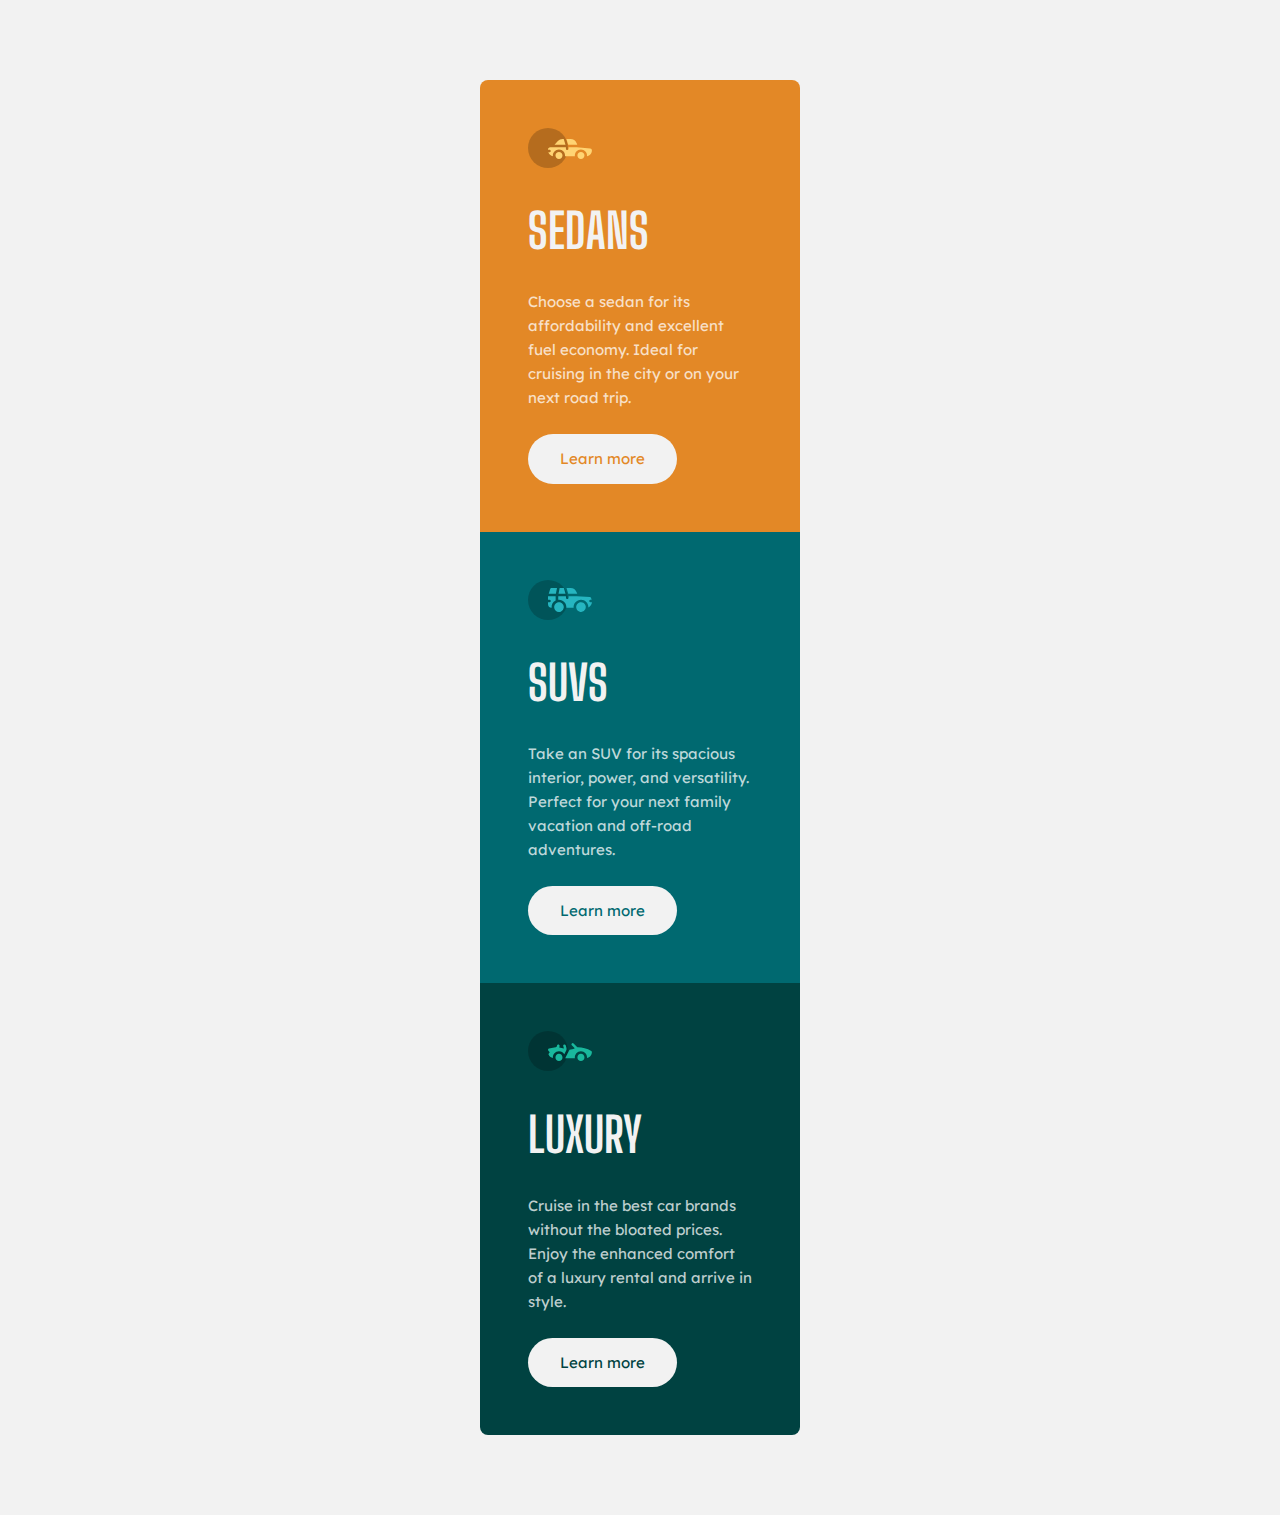
<file: 3-column-preview-card-component-main/index.html>
<!DOCTYPE html>
<html lang="en">
<head>
  <meta charset="UTF-8">
  <meta name="viewport" content="width=device-width, initial-scale=1.0"> <!-- displays site properly based on user's device -->

  <link rel="icon" type="image/png" sizes="32x32" href="./images/favicon-32x32.png">
  <link rel="stylesheet" href="normalize.css">
  <link rel="stylesheet" href="style.css">
  <link href="https://fonts.googleapis.com/css2?family=Big+Shoulders+Display:wght@700&family=Lexend+Deca&display=swap" rel="stylesheet">
  
  <title>Frontend Mentor | 3-column preview card component</title>
</head>
<body>
  <main>
    <div class="container">
      <div class="container__card-one">
        <img src="images/icon-sedans.svg" alt="Add text" class="card__one-img">
        <h1 class="card__one-title">SEDANS</h1>
        <p class="card__one-paragraph">
          Choose a sedan for its affordability and excellent fuel economy. Ideal for cruising in the city 
          or on your next road trip.
        </p>
        <button class="card__one-button">Learn more</button>
      </div>
      <div class="container__card-two">
        <img src="images/icon-suvs.svg" alt="Add text" class="card__two-img">
        <h1 class="card__two-title">SUVS</h1>
        <p class="card__two-paragraph">
          Take an SUV for its spacious interior, power, and versatility. Perfect for your next family vacation 
          and off-road adventures.
        </p>
        <button class="card__two-button">Learn more</button>
      </div>
      <div class="container__card-three">
        <img src="images/icon-luxury.svg" alt="Add text" class="card__three-img">
        <h1 class="card__three-title">LUXURY</h1>
        <p class="card__three-paragraph">
          Cruise in the best car brands without the bloated prices. Enjoy the enhanced comfort of a luxury 
          rental and arrive in style.
        </p>
        <button class="card__three-button">Learn more</button>
      </div>
    </div>
  </main>

</body>
</html>
</file>
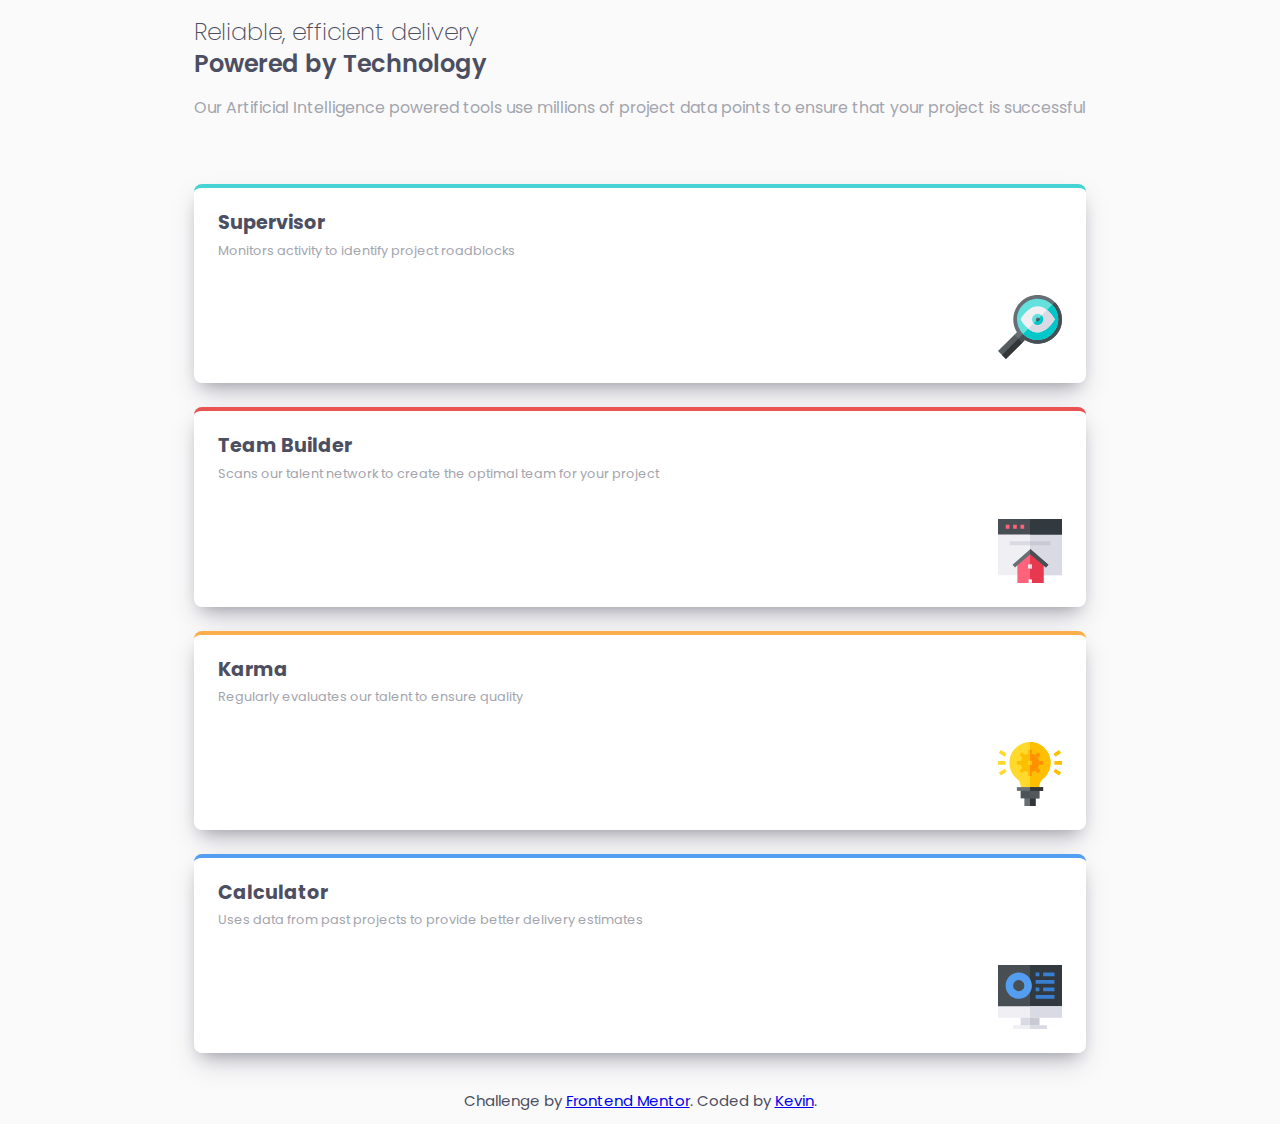
<file: four-card-feature-section-master/index.html>
<!DOCTYPE html>
<html lang="en">
<head>
  <meta charset="UTF-8">
  <meta name="viewport" content="width=device-width, initial-scale=1.0"> <!-- displays site properly based on user's device -->

  <link rel="icon" type="image/png" sizes="32x32" href="./images/favicon-32x32.png">
  
  <title>Frontend Mentor | Four card feature section</title>
  <link href="https://fonts.googleapis.com/css2?family=Poppins:wght@200;400;600&display=swap" rel="stylesheet">
  <link rel="stylesheet" href="normalize.css">
  <link rel="stylesheet" href="style.css">
</head>
<body>
  <main>
    <div class="container">
      <div class="container__info">
        <h1 class="container__title">Reliable, efficient delivery <span class="title__span">Powered by Technology</span></h1>
        <p class="container__paragraph">
          Our Artificial Intelligence powered tools use millions of project data points 
          to ensure that your project is successful
       </p>
      </div>
      <div class="container__cards">
        <div class="cards card__supervisor">
          <h2 class="cards__title">Supervisor</h2>
          <p class="cards__paragraph">
            Monitors activity to identify project roadblocks
          </p>
          <img src="images/icon-supervisor.svg" alt="Add text" class="cards__img">
        </div>
        <div class="cards card__team">
          <h2 class="cards__title">Team Builder</h2>
          <p class="cards__paragraph">
            Scans our talent network to create the optimal team for your project
          </p>
          <img src="images/icon-team-builder.svg" alt="Add text" class="cards__img">
        </div>
        <div class="cards card__karma">
          <h2 class="cards__title">Karma</h2>
          <p class="cards__paragraph">
            Regularly evaluates our talent to ensure quality
          </p>
          <img src="images/icon-karma.svg" alt="Add text" class="cards__img">
        </div>
        <div class="cards card__calculator">
          <h2 class="cards__title">Calculator</h2>
          <p class="cards__paragraph">
            Uses data from past projects to provide better delivery estimates
          </p>
          <img src="images/icon-calculator.svg" alt="Add text" class="cards__img">
        </div>
      </div>
    </div>
  </main>
  <footer>
    <p class="attribution">
      Challenge by <a href="https://www.frontendmentor.io?ref=challenge" target="_blank">Frontend Mentor</a>. 
      Coded by <a href="https://github.com/KevinAlderete">Kevin</a>.
    </p>
  </footer>
</body>
</html>
</file>
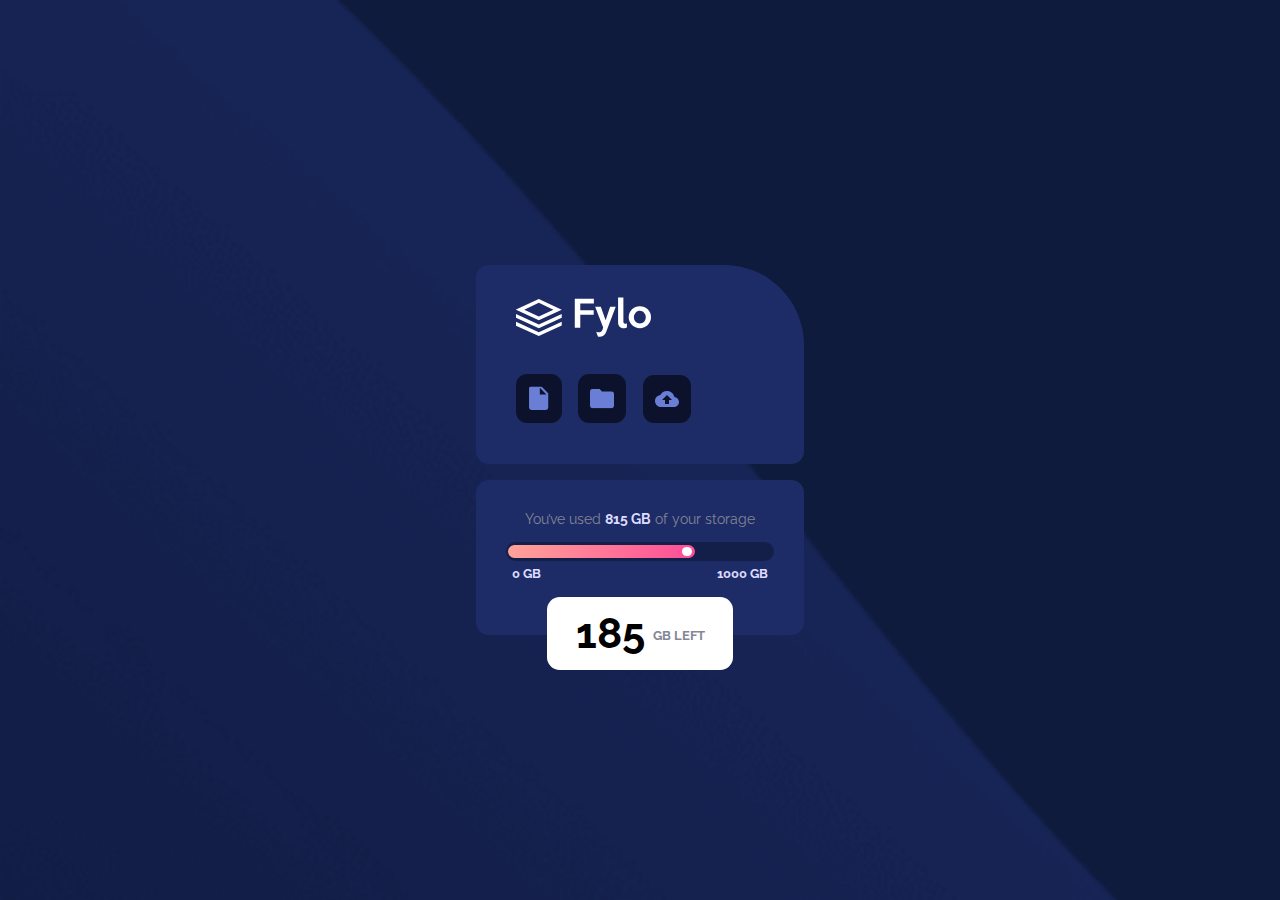
<file: fylo-data-storage-component-master/index.html>
<!DOCTYPE html>
<html lang="en">
<head>
  <meta charset="UTF-8">
  <meta name="viewport" content="width=device-width, initial-scale=1.0"> <!-- displays site properly based on user's device -->

  <link rel="icon" type="image/png" sizes="32x32" href="./images/favicon-32x32.png">
  <link href="https://fonts.googleapis.com/css2?family=Raleway:wght@400;700&display=swap" rel="stylesheet">
  <link rel="stylesheet" href="normalize.css">
  <link rel="stylesheet" href="style.css">
  <title>Frontend Mentor | Fylo data storage component</title>
</head>
<body>
  <main class="container">
    <div class="card__top">
      <img src="images/logo.svg" alt="Add text" class="logo">
      <div class="card__icon">
        <img src="images/icon-document.svg" alt="Add text" class="icon icon__one">
        <img src="images/icon-folder.svg" alt="Add text" class="icon icon__two">
        <img src="images/icon-upload.svg" alt="Add text" class="icon icon__three">
      </div>
    </div>

    <div class="card__bottom">
      <p class="card__paragraph">You’ve used <span class="card__span">815 GB</span> of your storage</p>
      <div class="card__bar"><div class="bar"><div class="point"></div></div></div>
      <div class="card__info">
        <p class="info">0 GB</p>
        <p class="info">1000 GB</p>
      </div>
      <div class="hero">
        <p class="span"></p>
        <h1 class="hero__title">185</h1>
        <p class="hero__span">GB LEFT</p>
      </div>
    </div>
  </main>
</body>
</html>
</file>
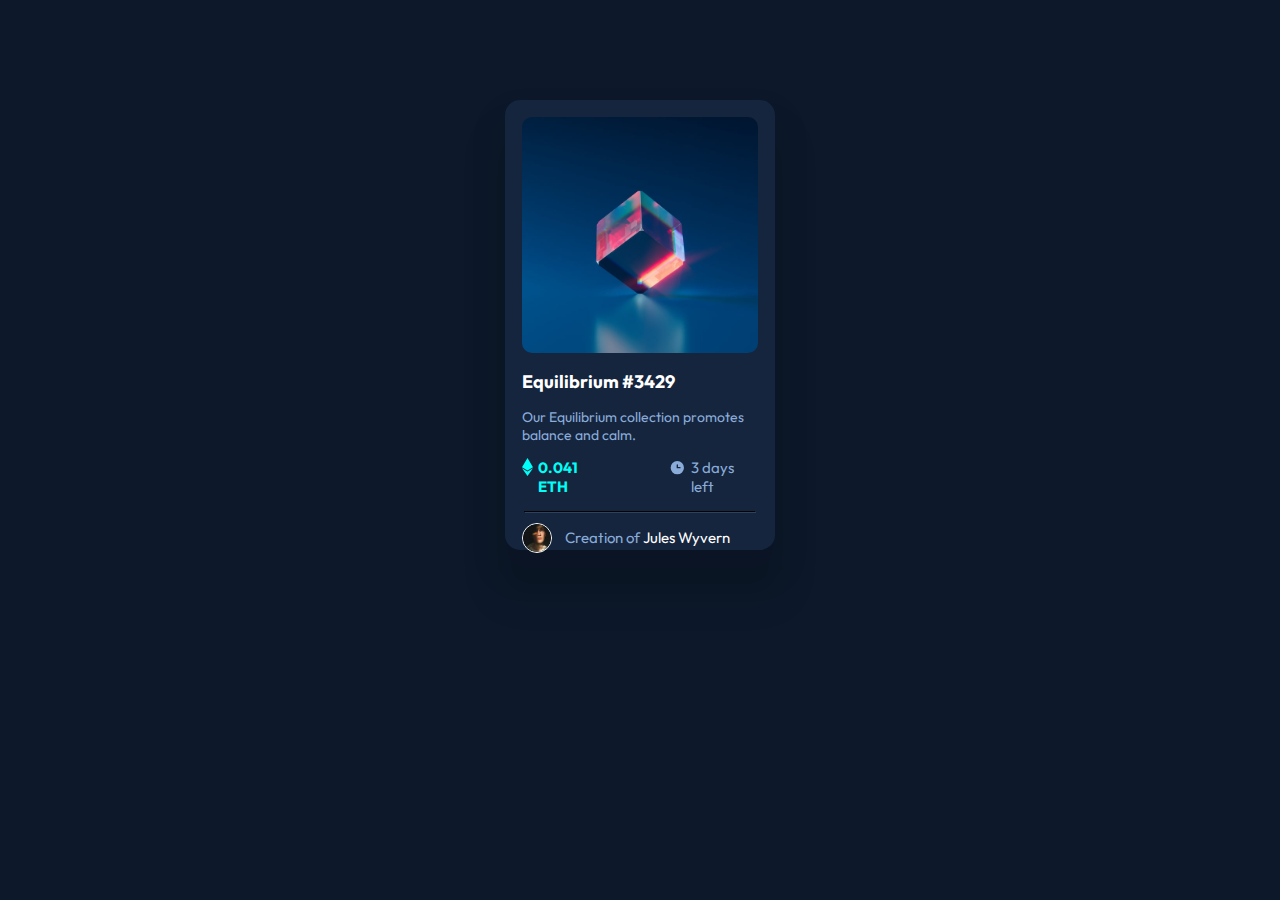
<file: nft-preview-card-component-main/index.html>
<!DOCTYPE html>
<html lang="en">
<head>
  <meta charset="UTF-8">
  <meta name="viewport" content="width=device-width, initial-scale=1.0"> <!-- displays site properly based on user's device -->

  <link rel="icon" type="image/png" sizes="32x32" href="./images/favicon-32x32.png">
  <link rel="stylesheet" href="style.css">
  <link href="https://fonts.googleapis.com/css2?family=Outfit:wght@300;400;600&display=swap" rel="stylesheet">
  <title>Frontend Mentor | NFT preview card component</title>
</head>
<body>
  <div class="container">
    <div class="img">
      <img class="cube" src="images/image-equilibrium.jpg">
      <div class="eye-cube">
        <img src="images/icon-view.svg" alt="">
      </div>
    </div>
    <div class="text">
      <h2>Equilibrium #3429</h2>
      <p> Our Equilibrium collection promotes balance and calm.</p>
    </div>
    <div class="eth">
      <img src="images/icon-ethereum.svg" alt="">
      <h3>0.041 ETH</h3>
      <div class="time">
        <img src="images/icon-clock.svg" alt="">
        <p>3 days left</p>
      </div>
    </div>
    <hr>
    <div class="info">
      <img src="images/image-avatar.png" alt="">
      <p>Creation of <span>Jules Wyvern</span></p>
    </div>
  </div>

  <!--

  0.041 ETH
  3 days left
  
  Creation of Jules Wyvern--> 

</body>
</html>
</file>
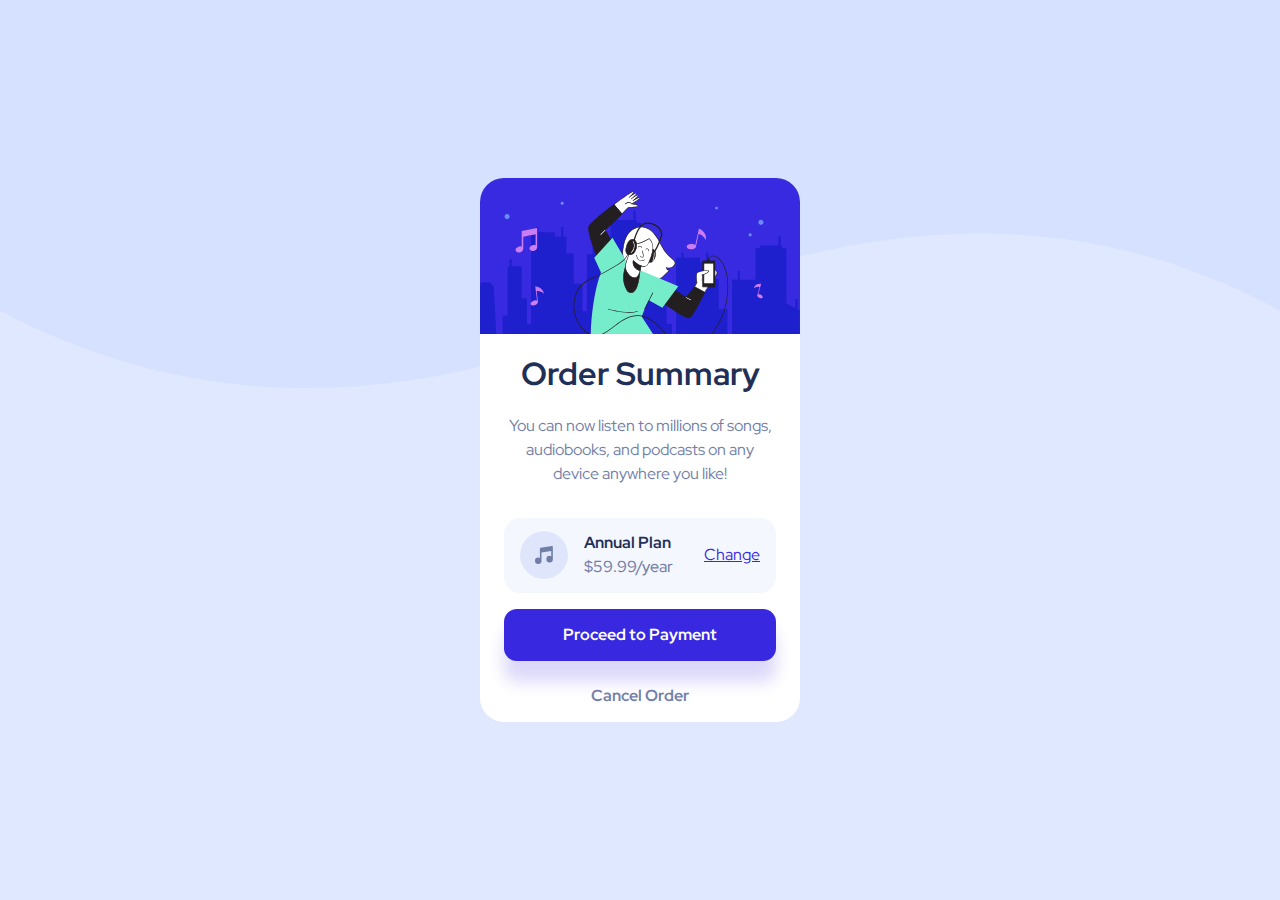
<file: order-summary-component-main/index.html>
<!DOCTYPE html>
<html lang="en">
<head>
  <meta charset="UTF-8">
  <meta name="viewport" content="width=device-width, initial-scale=1.0"> <!-- displays site properly based on user's device -->
  <link rel="stylesheet" href="normalize.css">
  <link rel="icon" type="image/png" sizes="32x32" href="./images/favicon-32x32.png">
  <link href="https://fonts.googleapis.com/css2?family=Red+Hat+Display:wght@500;700;900&display=swap" rel="stylesheet">
  <link rel="stylesheet" href="style.css">
  <title>Frontend Mentor | Order summary card</title>
</head>
<body>
  <img class="back-mobile" src="images/pattern-background-mobile.svg" alt="Add text">
  <img class="back-desktop" src="images/pattern-background-desktop.svg" alt="Add text">
  <main class="main">
    <div class="container">
      <img src="images/illustration-hero.svg" alt="Add text">
      <h1>Order Summary</h1>
      <p>You can now listen to millions of songs, audiobooks, and podcasts on any 
      device anywhere you like!</p>
      <div class="container-plan">
        <img src="images/icon-music.svg" alt="Add text">
        <h2>Annual Plan<span> $59.99/year</span></h2>
        <p>Change</p>
      </div>
      <button class="proceed">Proceed to Payment</button>
      <button class="cancel">Cancel Order</button>
    </div>
  </main>

</body>
</html>
</file>
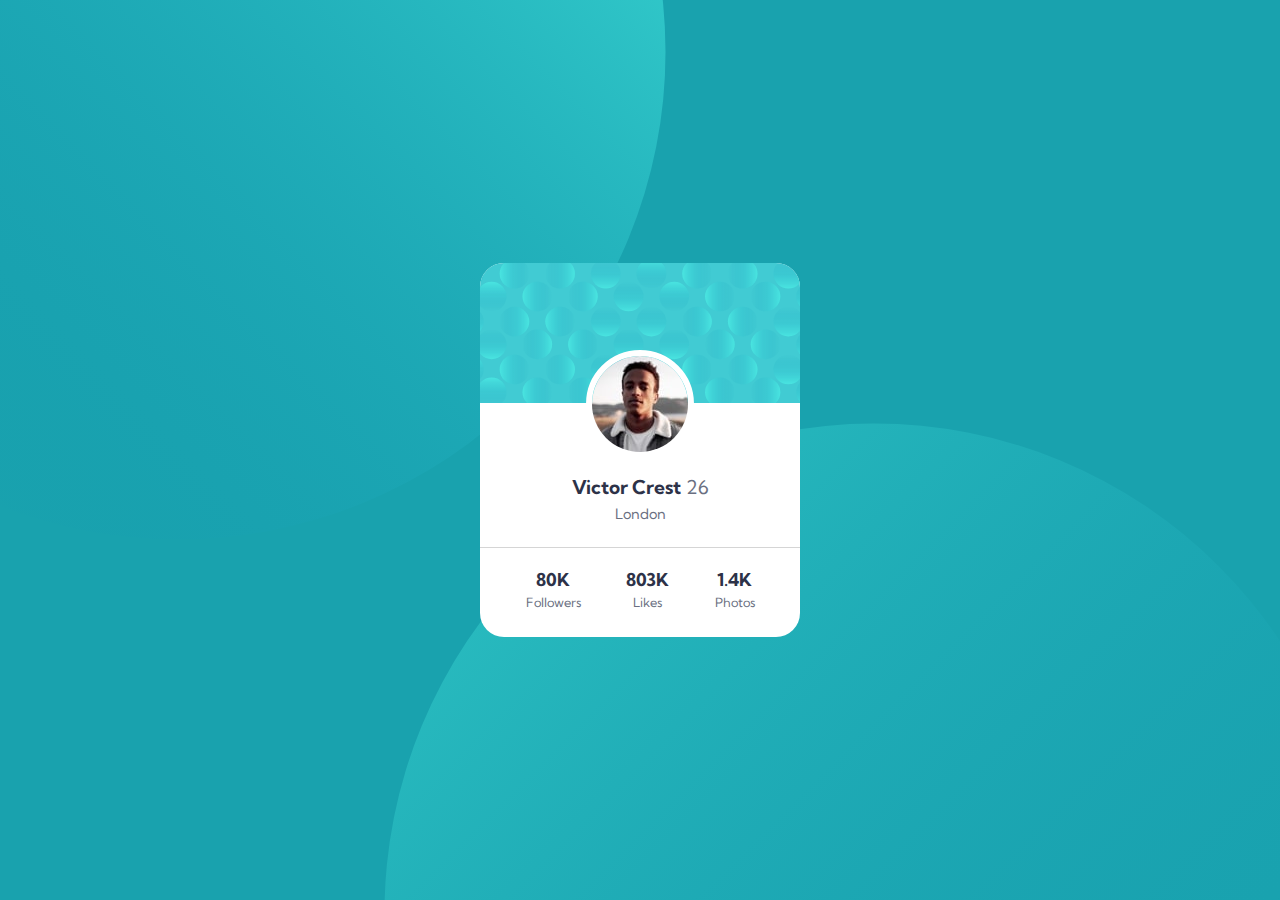
<file: profile-card-component-main/index.html>
<!DOCTYPE html>
<html lang="en">
<head>
  <meta charset="UTF-8">
  <meta name="viewport" content="width=device-width, initial-scale=1.0"> <!-- displays site properly based on user's device -->

  <link rel="icon" type="image/png" sizes="32x32" href="./images/favicon-32x32.png">
  <link rel="stylesheet" href="normalize.css">
  <link rel="stylesheet" href="style.css">
  <link href="https://fonts.googleapis.com/css2?family=Kumbh+Sans:wght@400;700&display=swap" rel="stylesheet">
  
  <title>Frontend Mentor | Profile card component</title>

</head>
<body>
  <main>
    <div class="card">
      <img src="images/bg-pattern-card.svg" alt="Add text" class="card__pattern">
      <img src="images/image-victor.jpg" alt="Add text" class="card__photo">
      <h1 class="card__name">Victor Crest<span class="card__name-span"> 26</span></h1>
      <p class="card__city">London</p>
      <div class="card__line"></div>
      <div class="card__stats">
        <h2 class="card__stats-stat">80K<span class="stats__span"> Followers</span></h2>
        <h2 class="card__stats-stat">803K<span class="stats__span"> Likes</span></h2>
        <h2 class="card__stats-stat">1.4K<span class="stats__span"> Photos</span></h2>
      </div>
    </div>
  </main>
</body>
</html>
</file>
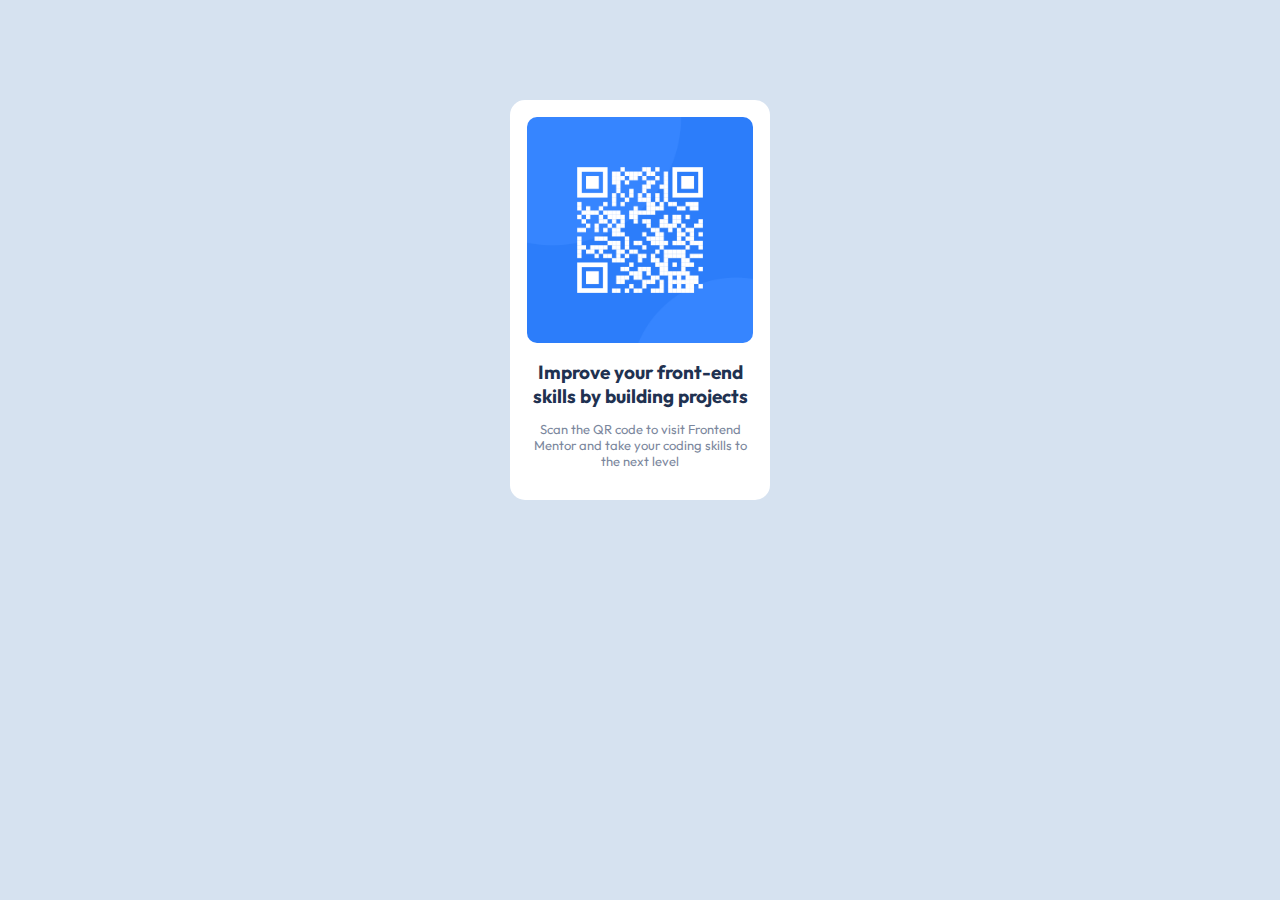
<file: qr-code-component-main/index.html>
<!DOCTYPE html>
<html lang="en">
<head>
  <meta charset="UTF-8">
  <meta name="viewport" content="width=device-width, initial-scale=1.0"> <!-- displays site properly based on user's device -->

  <link rel="icon" type="image/png" sizes="32x32" href="./images/favicon-32x32.png">
  <link rel="stylesheet" href="style.css">
  <link href="https://fonts.googleapis.com/css2?family=Outfit:wght@400;700&display=swap" rel="stylesheet">
  <title>Frontend Mentor | QR code component</title>

</head>
<body>
  <div class="container">
      <div class="qrcode">
        <img src="images/image-qr-code.png" alt="">
      </div>
      <div class="text">
        <h2 class="title">
          Improve your front-end skills by building projects
        </h2>
        <p class="subtitle">
          Scan the QR code to visit Frontend Mentor and take your coding skills to the next level
        </p>
      </div>
  </div>

</body>
</html>
</file>
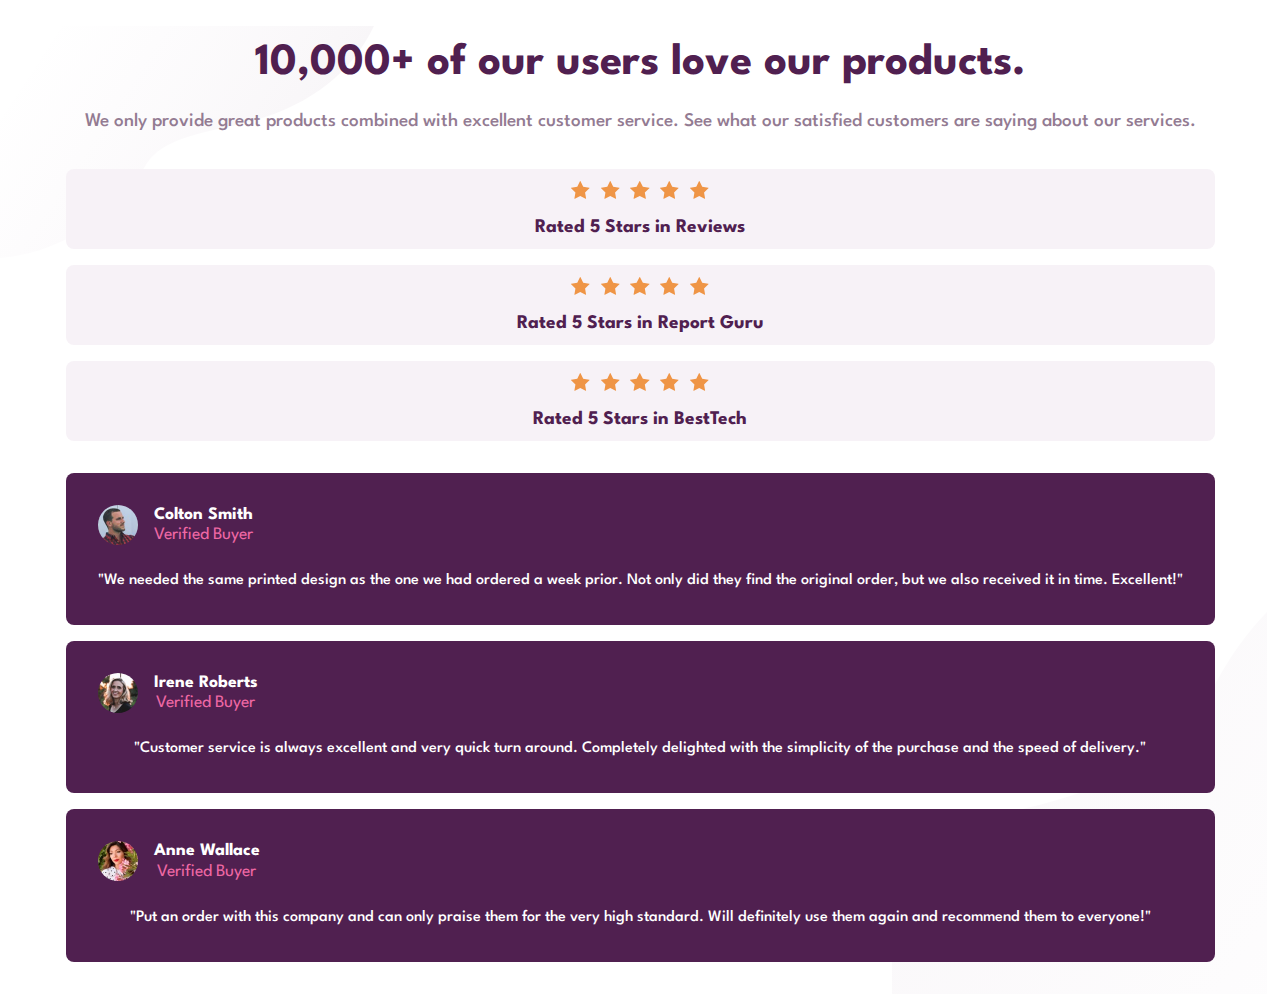
<file: social-proof-section-master/index.html>
<!DOCTYPE html>
<html lang="en">
  <head>
    <meta charset="UTF-8" />
    <meta name="viewport" content="width=device-width, initial-scale=1.0" />
    <!-- displays site properly based on user's device -->

    <link rel="icon" type="image/png" sizes="32x32" href="./images/favicon-32x32.png"/>
    <link rel="stylesheet" href="normalize.css">
    <link rel="stylesheet" href="style.css">
    <link href="https://fonts.googleapis.com/css2?family=League+Spartan:wght@400;500;700&display=swap" rel="stylesheet">

    <title>Frontend Mentor | Social proof section</title>
  </head>
  <body>
    <main>
      <div class="container">
        <div class="container__info">
          <h1 class="container__title">10,000+ of our users love our products.</h1>
          <p class="container__paragraph">
            We only provide great products combined with excellent customer service. See what our satisfied customers are saying about our services.
          </p>
        </div>
        <div class="container__rate">
          <div class="rate__star rate__position-one">
            <div class="stars__position">
              <img src="images/icon-star.svg" alt="Stars">
              <img src="images/icon-star.svg" alt="Stars">
              <img src="images/icon-star.svg" alt="Stars">
              <img src="images/icon-star.svg" alt="Stars">
              <img src="images/icon-star.svg" alt="Stars">
            </div>
            <h2 class="rate__text">Rated 5 Stars in Reviews</h2>
          </div>
          <div class="rate__star rate__position-two">
            <div class="stars__position">
              <img src="images/icon-star.svg" alt="Stars">
              <img src="images/icon-star.svg" alt="Stars">
              <img src="images/icon-star.svg" alt="Stars">
              <img src="images/icon-star.svg" alt="Stars">
              <img src="images/icon-star.svg" alt="Stars">
            </div>
            <h2 class="rate__text">Rated 5 Stars in Report Guru</h2>
          </div>
          <div class="rate__star rate__position-three">
            <div class="stars__position">
              <img src="images/icon-star.svg" alt="Stars">
              <img src="images/icon-star.svg" alt="Stars">
              <img src="images/icon-star.svg" alt="Stars">
              <img src="images/icon-star.svg" alt="Stars">
              <img src="images/icon-star.svg" alt="Stars">
            </div>
            <h2 class="rate__text">Rated 5 Stars in BestTech</h2>
          </div>
        </div>
        <div class="container__cards">
          <div class="cards">
            <div class="cards__info">
              <img src="images/image-colton.jpg" alt="Add text" class="cards__photo">
              <h2 class="cards__name">Colton Smith <span class="name__span">Verified Buyer</span></h2>
            </div> 
            <p class="cards__paragraph">
              "We needed the same printed design as the one we had ordered a week prior. Not only did they find the original order, but we also received it in time. Excellent!"
            </p>
          </div>
          <div class="cards cards__position-one">
            <div class="cards__info">
              <img src="images/image-irene.jpg" alt="Add text" class="cards__photo">
              <h2 class="cards__name">Irene Roberts <span class="name__span">Verified Buyer</span></h2>
            </div>
            <p class="cards__paragraph">
              "Customer service is always excellent and very quick turn around. Completely delighted with the simplicity of the purchase and the speed of delivery."
            </p>
          </div>
          <div class="cards cards__position-two">
            <div class="cards__info">
              <img src="images/image-anne.jpg" alt="Add text" class="cards__photo">
              <h2 class="cards__name">Anne Wallace <span class="name__span">Verified Buyer</span></h2>
            </div>
            <p class="cards__paragraph">
              "Put an order with this company and can only praise them for the very high standard. Will definitely use them again and recommend them to everyone!"
            </p>
          </div>
        </div>
      </div>
    </main>

  </body>
</html>
</file>
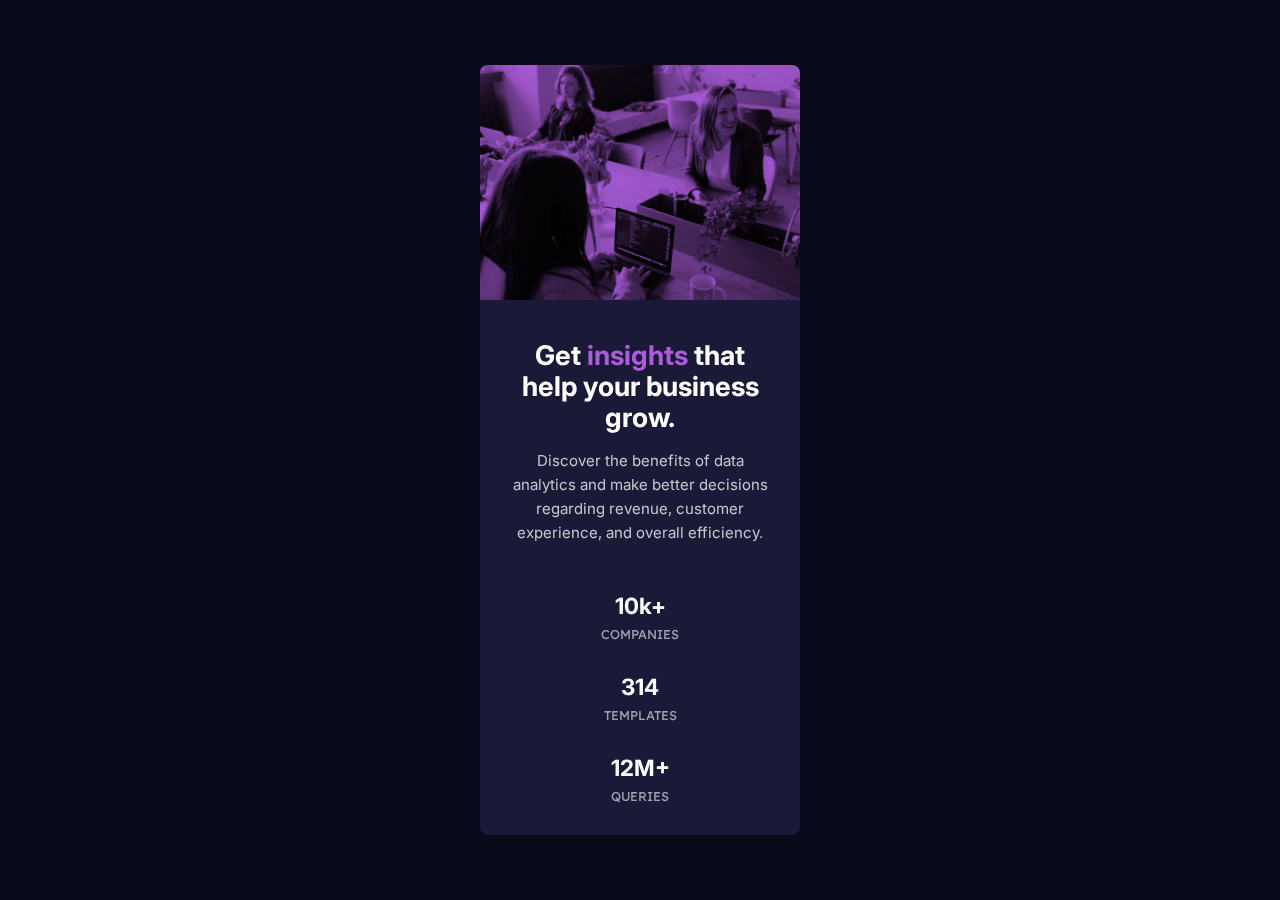
<file: stats-preview-card-component-main/index.html>
<!DOCTYPE html>
<html lang="en">
<head>
  <meta charset="UTF-8">
  <meta name="viewport" content="width=device-width, initial-scale=1.0"> <!-- displays site properly based on user's device -->

  <link rel="icon" type="image/png" sizes="32x32" href="./images/favicon-32x32.png">
  <link rel="stylesheet" href="normalize.css">
  <link href="https://fonts.googleapis.com/css2?family=Inter:wght@400;700&display=swap" rel="stylesheet">
  <link href="https://fonts.googleapis.com/css2?family=Lexend+Deca&display=swap" rel="stylesheet">
  <link rel="stylesheet" href="style.css">
  <title>Frontend Mentor | Stats preview card component</title>

  <!-- Feel free to remove these styles or customise in your own stylesheet 👍 -->
  <style>
    .attribution { font-size: 11px; text-align: center; }
    .attribution a { color: hsl(228, 45%, 44%); }
  </style>
</head>
<body>
  <main>
    <div class="container">
      <div class="container__img">
        <img src="images/image-header-mobile.jpg" alt="Add text" class="container__mainImg">
      </div>
      <h1 class="container__title">Get <span class="container__span">insights</span> that help your business grow.</h1>
      <p class="container__paragraph">Discover the benefits of data analytics and make better decisions regarding revenue, customer 
        experience, and overall efficiency.</p>
      <div class="container__stats-main">
        <div class="container__stats">
          <h2 class="container__stat">10k+</h2>
          <p class="container__stat-text">COMPANIES</p>
        </div>
        <div class="container__stats">
          <h2 class="container__stat">314</h2>
          <p class="container__stat-text">TEMPLATES</p>
        </div>
        <div class="container__stats">
          <h2 class="container__stat">12M+</h2>
          <p class="container__stat-text">QUERIES</p>
        </div>
      </div>
    </div>
  </main>
</body>
</html>
</file>
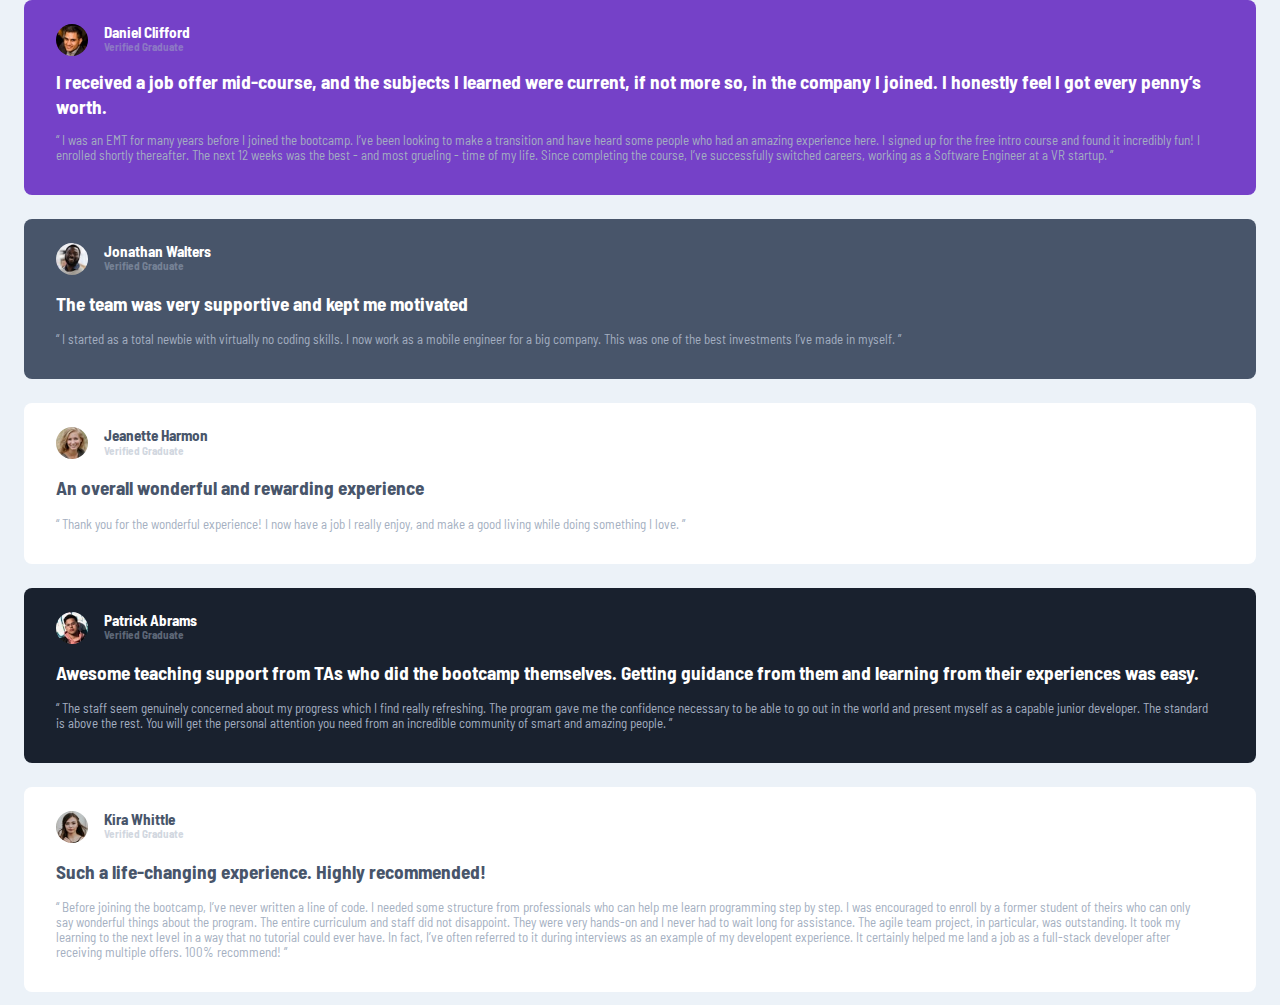
<file: testimonials-grid-section-main/index.html>
<!DOCTYPE html>
<html lang="en">
<head>
  <meta charset="UTF-8">
  <meta name="viewport" content="width=device-width, initial-scale=1.0"> <!-- displays site properly based on user's device -->
  <link rel="stylesheet" href="normalize.css">
  <link rel="stylesheet" href="style.css">
  <link href="https://fonts.googleapis.com/css2?family=Barlow+Semi+Condensed:wght@500;600&display=swap" rel="stylesheet">
  <link rel="icon" type="image/png" sizes="32x32" href="./images/favicon-32x32.png">
  
  <title>Frontend Mentor | [Challenge Name Here]</title>
</head>
<body>
  <main class="container">
    <div class="card__one">
      <div class="card__profile">
        <img src="images/image-daniel.jpg" alt="Add text" class="card__img">
        <h3 class="card__name">Daniel Clifford <span class="card__span">Verified Graduate</span></h3>
      </div>
      <h1 class="card__title">I received a job offer mid-course, and the subjects I learned were current, if not more so, 
        in the company I joined. I honestly feel I got every penny’s worth.</h1>
      <p class="card__paragraph">
        “ I was an EMT for many years before I joined the bootcamp. I’ve been looking to make a 
        transition and have heard some people who had an amazing experience here. I signed up 
        for the free intro course and found it incredibly fun! I enrolled shortly thereafter. 
        The next 12 weeks was the best - and most grueling - time of my life. Since completing 
        the course, I’ve successfully switched careers, working as a Software Engineer at a VR startup. ”
      </p>
    </div>

    <div class="card__two">
      <div class="card__profile">
        <img src="images/image-jonathan.jpg" alt="Add text" class="card__img">
        <h3 class="card__name">Jonathan Walters <span class="card__span">Verified Graduate</span></h3>
      </div>
      <h2 class="card__title">The team was very supportive and kept me motivated</h2>
      <p class="card__paragraph">
        “ I started as a total newbie with virtually no coding skills. I now work as a mobile engineer 
        for a big company. This was one of the best investments I’ve made in myself. ”
      </p>
    </div>

    <div class="card__three">
      <div class="card__profile">
        <img src="images/image-jeanette.jpg" alt="Add text" class="card__img">
        <h3 class="card__name name-color">Jeanette Harmon <span class="card__span">Verified Graduate</span></h3>
      </div>
      <h2 class="card__title title-color">An overall wonderful and rewarding experience</h2>
      <p class="card__paragraph paragraph-color">
        “ Thank you for the wonderful experience! I now have a job I really enjoy, and make a good living 
        while doing something I love. ”
      </p>
    </div>
    
    <div class="card__four">
      <div class="card__profile">
        <img src="images/image-patrick.jpg" alt="Add text" class="card__img">
        <h3 class="card__name">Patrick Abrams <span class="card__span">Verified Graduate</span></h3>
      </div>
      <h2 class="card__title">Awesome teaching support from TAs who did the bootcamp themselves. Getting guidance from them and 
        learning from their experiences was easy.</h2>
      <p class="card__paragraph">
        “ The staff seem genuinely concerned about my progress which I find really refreshing. The program 
        gave me the confidence necessary to be able to go out in the world and present myself as a capable 
        junior developer. The standard is above the rest. You will get the personal attention you need from 
        an incredible community of smart and amazing people. ”
      </p>
    </div>

    <div class="card__five">
      <div class="card__profile">
        <img src="images/image-kira.jpg" alt="Add text" class="card__img">
        <h3 class="card__name name-color">Kira Whittle <span class="card__span">Verified Graduate</span></h3>
      </div>
      <h2 class="card__title title-color">Such a life-changing experience. Highly recommended!</h2>
      <p class="card__paragraph paragraph-color">
        “ Before joining the bootcamp, I’ve never written a line of code. I needed some structure from 
        professionals who can help me learn programming step by step. I was encouraged to enroll by a former 
        student of theirs who can only say wonderful things about the program. The entire curriculum and staff 
        did not disappoint. They were very hands-on and I never had to wait long for assistance. The agile team 
        project, in particular, was outstanding. It took my learning to the next level in a way that no tutorial 
        could ever have. In fact, I’ve often referred to it during interviews as an example of my developent 
        experience. It certainly helped me land a job as a full-stack developer after receiving multiple offers. 
        100% recommend! ”
      </p>
    </div>
  </main>
  
</body>
</html>
</file>
<file: 3-column-preview-card-component-main/style.css>
body {
    min-height: 100vh;
    display: grid;
    place-content: center;
    background-color: hsl(0, 0%, 95%);
    font-family: 'Lexend Deca', sans-serif;
    Font-size: 15px;
}

h1 {
    font-family: 'Big Shoulders Display', cursive;
}

.container {
    display: flex;
    flex-direction: column;
    margin: 5rem 0 5rem 0;
}

.container__card-one {
    background-color: hsl(31, 77%, 52%);
    width: 20rem;
    border-radius: 0.5rem 0.5rem 0 0;
}

.card__one-img {
    padding: 3rem 3rem 0 3rem;
}

.card__one-title {
    padding: 2rem 3rem 0 3rem;
    margin: 0;
    color: hsl(0, 0%, 95%);
    font-size: 3rem;
}

.card__one-paragraph {
    padding: 2rem 3rem 0 3rem;
    margin: 0;
    line-height: 1.5rem;
    color: hsla(0, 0%, 100%, 0.75);
}

.card__one-button {
    background-color: hsl(0, 0%, 95%);
    color: hsl(31, 77%, 52%);
    border: none;
    border-radius: 2rem;
    padding: 1rem 2rem 1rem 2rem;
    margin: 1.5rem 3rem 3rem 3rem;
}

.container__card-two {
    background-color: hsl(184, 100%, 22%);
    width: 20rem;
}

.card__two-img {
    padding: 3rem 3rem 0 3rem;
}

.card__two-title {
    padding: 2rem 3rem 0 3rem;
    margin: 0;
    color: hsl(0, 0%, 95%);
    font-size: 3rem;
}

.card__two-paragraph {
    padding: 2rem 3rem 0 3rem;
    margin: 0;
    line-height: 1.5rem;
    color: hsla(0, 0%, 100%, 0.75);
}

.card__two-button {
    background-color: hsl(0, 0%, 95%);
    color: hsl(184, 100%, 22%);
    border: none;
    border-radius: 2rem;
    padding: 1rem 2rem 1rem 2rem;
    margin: 1.5rem 3rem 3rem 3rem;
}

.container__card-three {
    background-color: hsl(179, 100%, 13%);
    width: 20rem;
    border-radius: 0 0 0.5rem 0.5rem;
}

.card__three-img {
    padding: 3rem 3rem 0 3rem;
}

.card__three-title {
    padding: 2rem 3rem 0 3rem;
    margin: 0;
    color: hsl(0, 0%, 95%);
    font-size: 3rem;
}

.card__three-paragraph {
    padding: 2rem 3rem 0 3rem;
    margin: 0;
    line-height: 1.5rem;
    color: hsla(0, 0%, 100%, 0.75);
}

.card__three-button {
    background-color: hsl(0, 0%, 95%);
    color: hsl(179, 100%, 13%);
    border: none;
    border-radius: 2rem;
    padding: 1rem 2rem 1rem 2rem;
    margin: 1.5rem 3rem 3rem 3rem;
}

@media screen and (min-width: 1440px) {
    .container {
        display: flex;
        flex-direction: row;
        margin: 0;
    }
    
    .container__card-one {
        border-radius: 0.5rem 0 0 0.5rem;
    }

    .container__card-three {
        border-radius: 0 0.5rem 0.5rem 0;
    }

    .container button{
        margin: 6rem 3rem 3rem 3rem;
    }

}
</file>
<file: four-card-feature-section-master/style.css>
body {
    min-height: 100vh;
    font-size: 15px;
    font-family: 'Poppins', sans-serif;
    display: flex;
    flex-direction: column;
    justify-content: center;
    align-items: center;
    background-color: hsl(0, 0%, 98%);
}

.container {
    display: flex;
    flex-direction: column;
    margin: 0 2rem 0 2rem;
}

.container__title {
    display: flex;
    flex-direction: column;
    text-align: justify;
    font-weight: 200;
    font-size: 1.5rem;
    color: hsl(234, 12%, 34%);
    line-height: 2rem;
}

.title__span {
    font-weight: 600;
    color: hsl(234, 12%, 34%);
}

.container__paragraph {
    text-align: center;
    color: hsl(229, 6%, 66%);
    font-size: 0.99rem;
    line-height: 1.5rem;
    margin-bottom: 4rem;
}

.cards {
    background-color: #fff;
    border-radius: 0.5rem;
    box-shadow: rgba(50, 50, 93, 0.25) 0px 13px 27px -5px, 
                rgba(0, 0, 0, 0.3) 0px 8px 16px -8px;
    margin-bottom: 1.5rem;
    padding: 1.5rem;
    display: flex;
    flex-direction: column;
}

.card__supervisor {
    border-top: 4px solid hsl(180, 62%, 55%);
}

.card__team {
    border-top: 4px solid hsl(0, 78%, 62%);
}

.card__karma {
    border-top: 4px solid hsl(34, 97%, 64%);
}

.card__calculator {
    border-top: 4px solid hsl(212, 86%, 64%);
}

.cards__title {
    color: hsl(234, 12%, 34%);
    margin: 0;
    font-size: 1.2rem;
}

.cards__paragraph {
    color: hsl(229, 6%, 66%);
    margin-top: 0.6rem;
    font-size: 0.8rem;
}

.cards__img {
    width: fit-content;
    align-self: flex-end;
    margin-top: 1.5rem;
}

.attribution {
    color: hsl(234, 12%, 34%);
    text-align: center;
} 

@media screen and (min-width: 1440px) {

    .container{
        align-items: center;
    }

    .container__info {
        width: 35rem;
    }

    .container__title {
        text-align: center;
        line-height: 3rem;
        font-size: 2.3rem;
    }

    .container__paragraph {
        text-align: center;
        line-height: 1.3rem;
    }

    .container__cards {
        display: grid;
        grid-template-areas: "one two three"
                                "one two2 three";
        justify-items: center;
    }

    .card__supervisor {
        grid-area: one;
        width: 18rem;
        margin-right: 1.5rem;
        margin-top: 8rem;
        height: 10.1rem;
    }

    .card__team {
        grid-area: two;
        width: 18rem;
    }

    .card__karma {
        grid-area: two2;
        width: 18rem;
    }

    .card__calculator {
        grid-area: three;
        width: 18rem;
        margin-left: 1.5rem;
        height: 10.1rem;
        margin-top: 8rem;
    }
}
</file>
<file: fylo-data-storage-component-master/style.css>
:root {
    --Pale-Blue: hsl(243, 100%, 93%);
    --Grayish-Blue: hsl(229, 7%, 55%);
    --Dark-Blue: hsl(228, 56%, 26%);
    --Very-Dark-Blue: hsl(229, 57%, 11%);
}

body {
    min-height: 100vh;
    display: flex;
    flex-direction: column;
    justify-content: center;
    align-items: center;
    font-family: 'Raleway', sans-serif;
    font-size: 14x;
    background-image: url(images/bg-mobile.png);
    background-size: 100%;
    background-repeat: no-repeat;
}

.card__top {
    background-color: var(--Dark-Blue);
    border-radius: 0.8rem 5rem 0.8rem 0.8rem;
    width: 20.5rem;
}

.logo {
    margin: 2rem 2rem 2rem 2.5rem;
}

.icon {
    background-color: var(--Very-Dark-Blue);
    border-radius: 0.7rem;
}

.icon__one {
    margin: 0 0 2.3rem 2.5rem;
    padding: 0.8rem;
}

.icon__two {
    margin: 0 0 2.3rem 0.8rem;
    padding: 0.9rem 0.75rem 0.9rem 0.75rem;
}

.icon__three {
    margin: 0 0 2.3rem 0.8rem;
    padding: 1rem 0.75rem 1rem 0.75rem;
}

.card__bottom {
    margin-top: 1rem;
    display: flex;
    flex-direction: column;
    justify-content: center;
    align-items: center;
    background-color: var(--Dark-Blue);
    border-radius: 0.8rem;
    width: 20.5rem;
}

.card__paragraph {
    padding-top: 1rem;
    color: var(--Grayish-Blue);
    font-size: 0.9rem;
}

.card__span {
    color: var(--Pale-Blue);
    font-weight: 700;
}

.card__bar {
    background-color: hsl(229, 57%, 11%, 0.5);
    width: 16.5rem;
    padding: 0.2rem 0.1rem 0.2rem 0.1rem;
    border-radius: 1rem;
}

.bar {
    background-image: linear-gradient(to right, hsl(6, 100%, 80%), hsl(335, 100%, 65%));
    width: 11.5rem;
    padding: 0.1rem;
    border-radius: 1rem;
}

.card__info {
    display: flex;
    flex-direction: row;
    width: 16rem;
    justify-content: space-between;
    color: var(--Pale-Blue);
    font-weight: 700;
    padding-bottom: 2.5rem;
    font-size: 0.8rem;
}

.info {
    margin-top: 0.4rem;
}

.point {
    background-color: white;
    width: 0.6rem;
    height: 0.6rem;
    border-radius: 100%;
    margin-left: 10.8rem;
}

.hero {
    background-color: white;
    border-radius: 0.8rem;
    padding: 0.8rem 1.8rem 0.8rem 1.8rem;
    position: absolute;
    margin-top: 9.5rem;
    display: flex;
    flex-direction: row;
}

.hero__title {
    font-size: 2.6rem;
    margin: 0;
}

.hero__span {
    font-size: 0.8rem;
    color: var(--Grayish-Blue);
    margin-top: 1.2rem;
    margin-left: 0.5rem;
    font-weight: 700;
}

.span {
    position: absolute;
}

@media screen and (min-width: 1440px) {
    body {
        background-color: var(--Very-Dark-Blue);
        background-image: url(images/bg-desktop.png);
        background-repeat: no-repeat;
        background-position: bottom 0rem right 0rem;
    }

    .container {
        display: flex;
        flex-direction: row;
        width: 60rem;
        justify-content: space-between;
    }

    .card__bottom {
        width:37.5rem;
        align-items: flex-start;
        margin-top: 3rem;
        height: 10rem;
    }

    .card__paragraph {
        margin-left: 2.5rem;
        margin-top: 0;

    }

    .card__bar {
        margin-left: 2.5rem;
        width: 32rem;
    }

    .card__info {
        margin-left: 2.5rem;
        width: 32rem;
        padding-bottom: 0;
    }

    .hero {
        margin: 0 0 11rem 23rem;
        border-radius: 0.8rem 0.8rem 0 0.8rem;
    }

    .span {
        margin: 3.8rem 0 0rem 8.4rem;
        width: 0;
        height: 0;
        border-top: 23px solid #fff; 
        border-left: 23px solid transparent;     
    }
    
    .bar {
        width: 24.5rem;
    }

    .point {
        margin-left: 23.9rem;
    }
}
</file>
<file: nft-preview-card-component-main/style.css>
body {
    font-family: 'Outfit', sans-serif;
    font-size: 18px;
    background-color: hsl(217, 54%, 11%);
}

.container {
    width: 270px;
    height: 450px;
    background-color: hsl(216, 50%, 16%);
    margin: auto;
    margin-top: 100px;
    border-radius: 15px;
    box-shadow: 0px 20px 25px 15px rgba(0, 0, 0, 0.05),
                0px 40px 30px 15px rgba(0, 0, 0, 0.1);
    display: grid;
    grid-template-rows: repeat(4, 1fr);
}

.container .img {
    margin: 17px;
    display: flex;
    justify-content: center;
    align-items: center;
}

.container .img .cube {
    position: absolute;
    width: 236px;
    height: 236px;
    object-fit: cover;
    border-radius: 10px;
    z-index: 0;
}

.container .img .eye-cube{
    position: relative;
    display: flex;
    justify-content: center;
    align-items: center;
    width: 236px;
    height: 236px;
    object-fit: cover;
    border-radius: 10px;
    background-color: hsl(178, 100%, 50%, 0.5);
    opacity: 0;
    transition: 0.3s;
    cursor: pointer;
}

.container .img:hover > .eye-cube {
    opacity: 1;
}

.container .text {
    margin: 0 17px;
    display: block;
    justify-content: center;
    align-items: center;
}


.container .text h2 {
    font-size: 18px;
    color: hsl(0, 0%, 100%);
    margin-top: 0;
    text-align: left;
    cursor: pointer;
}

.container .text h2:hover {
    color: hsl(178, 100%, 50%);
}

.container .text p {
    font-size: 14px;
    color: hsl(215, 51%, 70%);
    margin-top: 0;
    text-align: left;
}

.container .eth {
    display: flex;
    justify-content: start;
    padding: 0 17px;
}

.container .eth img {
    width: fit-content;
    height: fit-content;
    justify-content: start;
    padding-right: 5px;
}

.container .eth h3 {
    font-size: 15px;
    color: hsl(178, 100%, 50%);
    margin-top: 0;
}

.container .eth .time {
    display: flex;
    justify-content: end;
    margin-left: 60px;
}

.container .eth .time img {
    width: fit-content;
    height: fit-content;
    justify-content: start;
    padding-top: 1px;
}

.container .eth .time p {
    margin: 0;
    font-size: 15px;
    color: hsl(215, 51%, 70%);
}
.container hr {
    width: 230px;
    border-color: hsl(215, 32%, 27%);
    margin: auto;
}

.container .info {
    display: flex;
    justify-content: start;
}

.container .info img {
    object-fit: contain;
    height: 28px;
    border: solid 1.5px;
    border-radius: 50px;
    border-color: hsl(0, 0%, 100%);
    margin: 10px 13px 10px 17px;
}

.container .info p {
    font-size: 15px;
    color: hsl(215, 51%, 70%);
    text-align: justify;
}

.container .info span {
    color: hsl(0, 0%, 100%);
    cursor: pointer;
}

.container .info span:hover {
    color: hsl(178, 100%, 50%);
}
</file>
<file: order-summary-component-main/style.css>
body {
    min-height: 100vh;
    display: grid;
    font-family: 'Red Hat Display', sans-serif;
    font-size: 16px;
    background-color: hsl(225, 100%, 94%);
}

.back-mobile{
    position: absolute;
    justify-content: start;
    display: none;
    width: 100%;
}

.back-desktop {
    position: absolute;
    display: none;
    width: 100%;
}

main {
    display: grid;
    place-content: center;
}

.container {
    position: relative;
    background-color: #fff;
    width: 20rem;
    border-radius: 1.5rem;
    display: flex;
    flex-direction: column;
    align-items: center;
}

.container img {
    width: 20rem;
    object-fit: cover;
    border-radius: 1.5rem 1.5rem 0 0;
}

.container h1 {
    color: hsl(223, 47%, 23%);
}

.container p {
    color: hsl(224, 23%, 55%);
    text-align: center;
    margin-top: 0;
    line-height: 1.5rem;
    margin-left: 1.5rem;
    margin-right: 1.5rem;
}

.container .container-plan {
    background-color: hsl(225, 100%, 98%);
    width: 17rem;
    margin: 1rem;
    border-radius: 1rem;
    display: grid;
    grid-template-columns: 1fr 1fr 1fr;
    align-items: center;
    justify-items: center;
}

.container .container-plan img {
    width: 3rem;
    object-fit: cover;
    margin-left: 1rem;
}

.container .container-plan h2 {
    font-size: 1rem;
    line-height: 1.5rem;
    color: hsl(223, 47%, 23%);
    width: 6rem;
    padding-left: 1rem;
}

.container .container-plan span {
    color: hsl(224, 23%, 55%);
    font-weight: 500;
}

.container .container-plan p {
    color: hsl(245, 75%, 52%);
    font-size: 1rem;
    text-decoration: underline;
    margin-top: 1rem;
    cursor: pointer;
}

.container .container-plan p:hover {
    text-decoration: none;
    color: hsl(245, 42%, 59%);
}

.container .proceed {
    background-color: hsl(245, 75%, 52%);
    color: #fff;
    border-style: none;
    border-radius: 0.8rem;
    font-weight: 700;
    width: 17rem;
    height: 3.3rem;
    box-shadow: 0 1.3rem 1rem 0 hsl(245, 75%, 52%, 0.18);
    cursor: pointer;
}

.container .proceed:hover {
    filter: opacity(0.6);
}

.container .cancel {
    background-color: transparent;
    color: hsl(224, 23%, 55%);
    border-style: none;
    font-weight: 700;
    width: 17rem;
    height: 3.3rem;
    margin-top: 0.5rem;
    cursor: pointer;
}

.container .cancel:hover {
    color: hsl(223, 47%, 23%);
}

 @media screen and (min-width:375px) and (max-width:1440px) {
     .back-desktop {
         display: flex;
     }
 }

 @media screen and (max-width:375px) {
     .back-mobile {
         display: flex;
     }
 }
</file>
<file: profile-card-component-main/style.css>
html {
    background-color: hsl(185, 75%, 39%);
    background-image: url(images/bg-pattern-bottom.svg);
    background-repeat: no-repeat;
    background-position: left 30vw top 47vh;
}

body {
    min-height: 100vh;
    display: flex;
    margin: 0;
    font-size: 18px;
    align-items: center;
    justify-content: center;
    font-family: 'Kumbh Sans', sans-serif;
    background-image: url(images/bg-pattern-top.svg);
    background-repeat: no-repeat;
    background-position: right 48vw bottom 40vh;
}

.card {
    display: flex;
    flex-direction: column;
    align-items: center;
    justify-content: center;
    background-color: #fff;
    width: 20rem;
    overflow: hidden;
    border-radius: 1.5rem;
}

.card__pattern {
    position: relative;
}

.card__photo {
    position: relative;
    border: 0.4rem solid;
    border-color: #fff;
    border-radius: 4rem;
    top: -3.3rem;
}

.card__name {
    color: hsl(229, 23%, 23%);
    font-size: 1.2rem;
    margin-bottom: 0.5rem;
    margin-top: -2.2rem;
}

.card__name-span {
    color: hsl(227, 10%, 46%);
    font-weight: 400;
    font-size: 1.2rem;
}

.card__city {
    color: hsl(227, 10%, 46%);
    font-weight: 400;
    font-size: 0.9rem;
    margin: 0 0 1.5rem 0;
}

.card__line {
    border-bottom: 0.1rem solid hsla(0, 0%, 59%, 0.4);
    width: 100%;
    height: 0;
}

.card__stats {
    display: flex;
    flex-direction: row;
    width: 100%;
    justify-content: space-evenly;
    color: hsl(229, 23%, 23%);
    margin: 0.5rem;
}

.card__stats-stat {
    display: flex;
    flex-direction: column;
    font-size: 1.1rem;
    align-items: center;
}

.stats__span {
    color: hsl(227, 10%, 46%);
    font-weight: 400;
    font-size: 0.8rem;
    line-height: 1.5rem;
}

@media screen and (min-width: 1440px) {
    html {
        background-position: left 52vw top 47vh;
    }
    
    body {;
        background-position: right 50vw bottom 40vh;
    } 
}
</file>
<file: qr-code-component-main/style.css>
body {
    font-family: 'Outfit', sans-serif;
    font-size: 15px;
    background-color: hsl(212, 45%, 89%);
}

.container {
    height: 400px;
    width: 260px;
    background-color: hsl(0, 0%, 100%);
    border-radius: 15px;
    margin: auto;
    margin-top: 100px;
    display: grid;
    grid-template-rows: 260px 1fr;

}
.container .qrcode {
    margin: 17px;
    display: flex;
    justify-content: center;
    align-items: center;
    
}

.container .qrcode img {
    width: 100%;
    height: 100%;
    object-fit: cover;
    border-radius: 10px;
}

.container .text {
    padding: 0 17px;
    display: block;
    justify-content: center;
    align-items: center;
    
}

.container .text .title {
    margin: 0;
    text-align: center;
    font-size: 19px;
    color: hsl(218, 44%, 22%);
}

.container .text .subtitle {
    font-size: 13px;
    text-align: center;
    color: hsl(220, 15%, 55%);
}
</file>
<file: social-proof-section-master/style.css>
html {
    background-image: url(images/bg-pattern-top-mobile.svg);
    background-repeat: no-repeat;
    background-position: left 2vw;
}

body {
    min-height: 100vh;
    display: flex;
    flex-direction: column;
    justify-content: center;
    align-items: center;
    font-family: 'League Spartan', sans-serif;
    font-size: 15px;
    background-image: url(images/bg-pattern-bottom-mobile.svg);
    background-repeat: no-repeat;
    background-position: right 1vw top 68vh;
}

.container {
    display: flex;
    flex-direction: column;
    justify-content: center;
    align-items: center;
    text-align: center;
    padding: 1rem;
}

.container__title {
    color: hsl(300, 43%, 22%);
    font-size: 2.8rem;
    line-height: 2.2rem;
}

.container__paragraph {
    color: hsl(303, 10%, 53%);
    font-weight: 500;
    font-size:1.2rem;
}

.container__rate {
    width: 100%;
}

.rate__star {
    background-color: hsl(300, 24%, 96%);
    height: 5rem;
    display: flex;
    flex-direction: column;
    align-items: center;
    justify-content: center;
    margin: 1rem 0.5rem 1rem 0.5rem;
    border-radius: 0.5rem;
}

.stars__position img {
    margin: 0.2rem;
    width: 1.2rem;
} 

.rate__text {
    font-size: 1.2rem;
    color: hsl(300, 43%, 22%);
    margin: 0.6rem 0 0 0;
}

.cards {
    background-color: hsl(300, 43%, 22%);
    display: flex;
    flex-direction: column;
    align-items: center;
    justify-content: center;
    margin: 1rem 0.5rem 1rem 0.5rem;
    border-radius: 0.5rem;
    padding: 2rem;
    height: max-content;
}

.cards__info {
    display: flex;
    flex-direction: row;
    width: 100%;
}

.cards__photo {
    height: 2.5rem;
    border-radius: 3rem;
}

.cards__name {
    display: flex;
    flex-direction: column;
    color: hsl(0, 0%, 100%);
    font-size: 1.1rem;
    margin: 0 1rem;
}

.name__span {
    color: hsl(333, 80%, 67%);
    font-weight: 400;
}

.cards__paragraph {
    color: hsl(0, 0%, 100%);
    text-align: start;
    font-weight: 500;
    font-size: 1rem;
    line-height: 1.5rem;
    margin: 1.5rem 0 0 0;
}

@media screen and (min-width: 1440px) {
    html {
        background-image: url(images/bg-pattern-top-desktop.svg);
        background-repeat: no-repeat;
        background-position: left 4vw;
    }

    body {
        background-image: url(images/bg-pattern-bottom-desktop.svg);
        background-repeat: no-repeat;
        background-position: left 28vw top 20vh;
        display: grid;
        place-content: center;
    }

    .container {
        display: grid;
        grid-template-areas: "info rate"
                                "cards cards";

    }

    .container__info {
        grid-area: info;
        justify-content: start;
        text-align: start;
    }
    
    .container__title {
        font-size: 3.7rem;
        width: 25rem;
        margin-bottom: 1rem;
        line-height: 3rem;
    }

    .container__paragraph {
        width: 30rem;
        margin-bottom: 4rem;
    }

    .container__rate {
        grid-area: rate;
        display: flex;
        flex-direction: column;
    }

    .container__cards {
        grid-area: cards;
        display: flex;
        flex-direction: row;
        justify-content: space-between;
    }

    .rate__star {
        display: flex;
        flex-direction: row;
        align-items: center;
        justify-content: start;
        width: 32rem;
        height: 3.8rem;
        margin: 0.5rem 0 0.5rem 0;
    }

    .stars__position {
        margin: 0 1.8rem 0 1.8rem;
    }

    .rate__text {
        margin: 0;
    }

    .rate__position-one {
        margin-left: 7rem;
    }

    .rate__position-two {
        margin-left: 10rem;
    }

    .rate__position-three {
        margin-left: 13rem;
    }

    .cards {
        margin-left: 0;
        width: 19.2rem;
        height: 10rem;
    }

    .cards__paragraph {
        font-size: 1.1rem;
    }

    .cards__position-one {
        margin-top: 2rem;
    }

    .cards__position-two {
        margin-top: 3rem;
    }
}
</file>
<file: stats-preview-card-component-main/style.css>
body {
    min-height: 100vh;
    display: grid;
    place-content: center;
    font-family: 'Inter', sans-serif;
    font-size: 15px;
    background-color: hsl(233, 47%, 7%);
}

.container {
    display: flex;
    flex-direction: column;
    background-color: hsl(244, 38%, 16%);
    width: 20rem;
    border-radius: 0.5rem;
    align-items: center;
    text-align: center;
}

.container__img {
    display: flex;
    border-radius: 0.5rem 0.5rem 0 0;
    background: hsl(277, 64%, 61%);
    max-width: 100%;
}

.container__mainImg {
    border-radius: 0.5rem 0.5rem 0 0;
    max-width: 100%;
    mix-blend-mode: multiply;
}

.container__title {
    color: hsl(0, 0%, 100%); 
    padding: 2.5rem 2rem 1rem 2rem;
    font-size: 1.7rem;
    margin: 0;
}

.container__span {
    color: hsl(277, 64%, 61%);
}

.container__paragraph {
    color: hsla(0, 0%, 100%, 0.75);
    padding: 0 2rem 1rem 2rem;
    margin: 0;
    line-height: 1.5rem;
}

.container__stats-main {
    margin-bottom: 2rem;
}

.container__stat {
    color: hsl(0, 0%, 100%);
    margin: 2rem 0 0.5rem 0;
}

.container__stat-text {
    color: hsla(0, 0%, 100%, 0.6);
    font-family: 'Lexend Deca', sans-serif;
    margin: 0;
    font-size: 0.8rem;
}

@media screen and (min-width: 1440px) {
    .container {
        display: grid;
        width: 75rem;
        grid-template-columns: repeat(2, 1fr);
        grid-template-areas: "text image"
                              "text image"
                              "text image";
    }

    .container__img {
        grid-area: image;
        border-radius: 0 0.5rem 0.5rem 0;
    }

    .container__stats-main {
        display: flex;
        margin-left: 2.5rem;
        padding: 2rem;
        width: 60%;
        flex-direction: row;
        align-items: center;
        justify-content: space-between;
    }
    
    .container__title {
        margin-left: 2.5rem;
        margin-top: 2rem;
        text-align: start;
        width: 70%;
        font-size: 2.3rem;
    }

    .container__paragraph {
        margin-left: 2.5rem;
        text-align: start;
        width: 60%;
    }
}
</file>
<file: testimonials-grid-section-main/style.css>
:root{
    --Moderate-violet: hsl(263, 55%, 52%);
    --Very-dark-grayish-blue: hsl(217, 19%, 35%);
    --Very-dark-blackish-blue: hsl(219, 29%, 14%);
    --White: hsl(0, 0%, 100%);
    --Light-gray: hsl(0, 0%, 81%);
    --Light-grayish-blue: hsl(210, 46%, 95%);
}

body {
    min-height: 100vh;
    display: flex;
    flex-direction: column;
    font-family: 'Barlow Semi Condensed', sans-serif;
    font-size: 13px;
    background-color: var(--Light-grayish-blue);
}

.card__one {
    background-color: var(--Moderate-violet);
    background-image: url(images/bg-pattern-quotation.svg);
    background-repeat: no-repeat;
    background-position: right 2rem bottom 19.7rem;
    margin: 0 1.5rem 0 1.5rem;
    border-radius: 0.5rem;
}

.card__two {
    background-color: var(--Very-dark-grayish-blue);
    margin: 1.5rem 1.5rem 0 1.5rem;
    border-radius: 0.5rem;
}

.card__three {
    background-color: var(--White);
    margin: 1.5rem 1.5rem 0 1.5rem;
    border-radius: 0.5rem;
}

.card__four {
    background-color: var(--Very-dark-blackish-blue);
    margin: 1.5rem 1.5rem 0 1.5rem;
    border-radius: 0.5rem;

}

.card__five {
    background-color: var(--White);
    margin: 1.5rem 1.5rem 0 1.5rem;
    border-radius: 0.5rem;
}

.card__profile {
    display: flex;
    flex-direction: row;
    width: 100%;
    padding: 1.5rem 0 0 2rem;
}

.card__img {
    width: 2rem;
    height: 2rem;
    border-radius: 2rem;
}

.card__name{
    padding: 0 2rem 0 1rem;
    display: flex;
    flex-direction: column;
    margin: 0;
    color: var(--White);
}

.card__span{
    color: hsl(217, 19%, 70%, 0.5);
    font-size: 0.7rem;
}

.card__title {
    padding: 0 2.7rem 0 2rem;
    line-height: 1.6rem;
    color: var(--White);
    font-size: 1.2rem;
}

.card__paragraph {
    padding: 0 3rem 2rem 2rem;
    color: hsl(217, 19%, 70%);
}

.name-color {
    color: var(--Very-dark-grayish-blue);
}

.title-color {
    color: var(--Very-dark-grayish-blue);
}

@media screen and (min-width: 1440px) {
    .container {
        min-height: 100vh;
        display: grid;
        place-content: center;
        grid-template-areas: 'one one two five'
                                'three four four five';
        margin: 0 8rem 0 8rem;
    }

    .card__paragraph {
        padding-bottom: 1rem;
        padding-right: 1rem;
    }

    .card__one {
        grid-area: one;
        margin-right: 0.5rem;
        width: 33rem;
        background-position: right 5.5rem top 0;
    }

    .card__two {
        grid-area: two;
        margin-top: 0;
        margin-right: 0.5rem;
        width: 16rem;
    }

    .card__three {
        grid-area: three;
        margin-right: 0.5rem;
        width: 16rem;
    }

    .card__four {
        grid-area: four;
        margin-right: 0.5rem;
        width: 33rem;
    }

    .card__five {
        grid-area: five;
        margin-top: 0;
        width: 16rem;
    }
}
</file>
